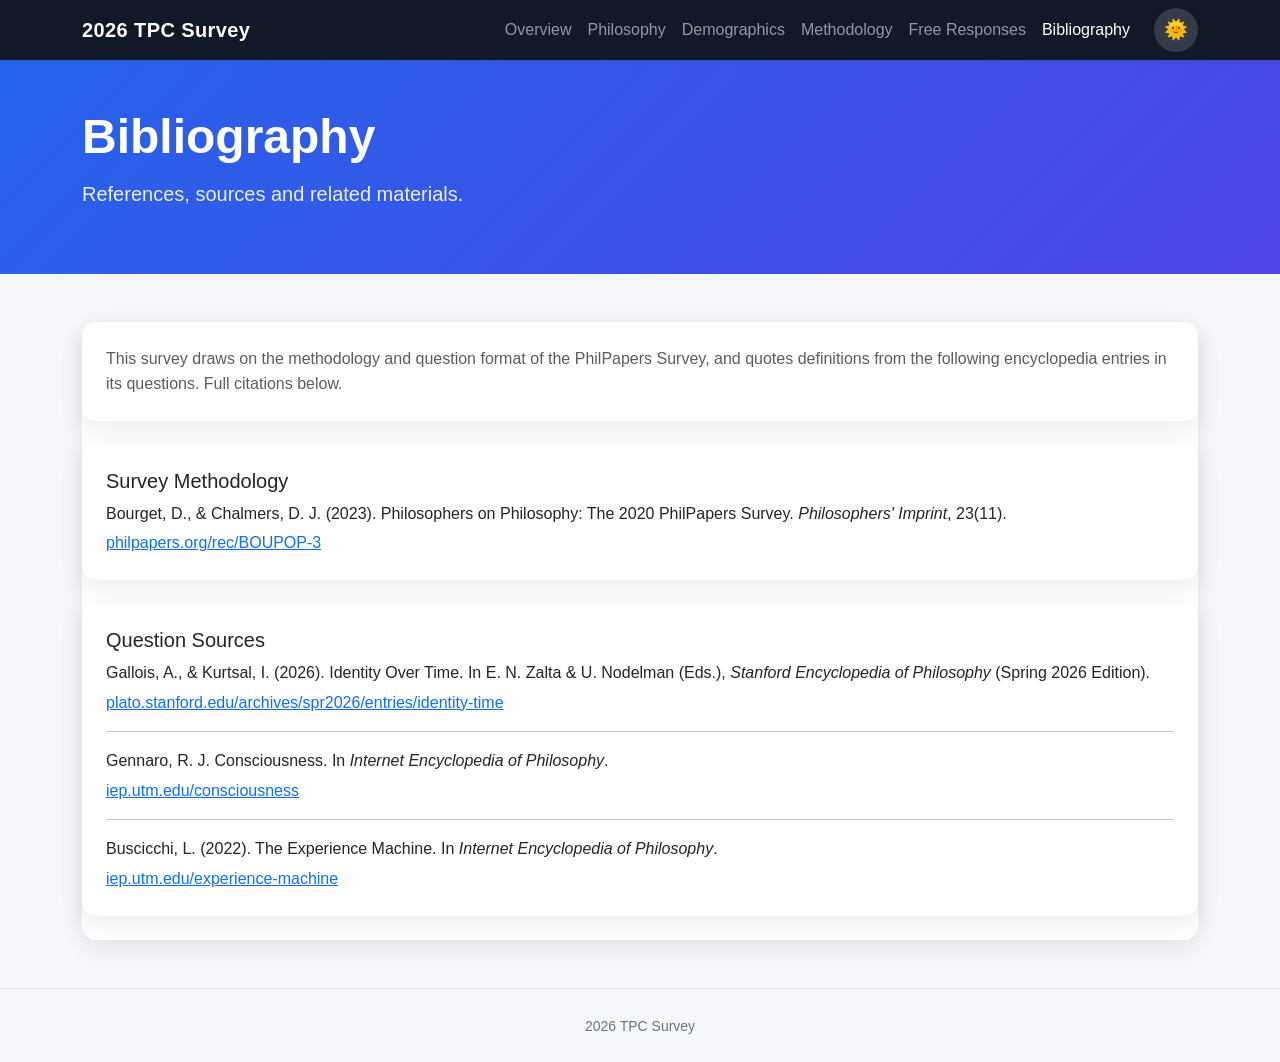
<file: bibliography.html>
<!DOCTYPE html>
<html lang="en">

<head>
    <meta charset="UTF-8">
    <meta name="viewport" content="width=device-width, initial-scale=1.0">

    <title>Bibliography | 2026 TPC Survey</title>

    <link href="https://cdn.jsdelivr.net/npm/bootstrap@5.3.8/dist/css/bootstrap.min.css" rel="stylesheet">
    <link href="https://cdnjs.cloudflare.com/ajax/libs/font-awesome/6.7.2/css/all.min.css" rel="stylesheet">

    <link rel="stylesheet" href="css/style.css">
    <link rel="stylesheet" href="css/components.css">
</head>

<body>


<nav class="navbar navbar-expand-lg navbar-dark shadow-sm">

    <div class="container">

        <a class="navbar-brand fw-bold" href="index.html">
            2026 TPC Survey
        </a>


        <button class="navbar-toggler"
            type="button"
            data-bs-toggle="collapse"
            data-bs-target="#navbar">

            <span class="navbar-toggler-icon"></span>

        </button>



        <div class="collapse navbar-collapse" id="navbar">

            <div class="ms-auto d-lg-flex align-items-center">


                <ul class="navbar-nav">


                    <li class="nav-item">
                        <a class="nav-link" href="index.html">
                            Overview
                        </a>
                    </li>


                    <li class="nav-item">
                        <a class="nav-link" href="philosophy.html">
                            Philosophy
                        </a>
                    </li>


                    <li class="nav-item">
                        <a class="nav-link" href="demographics.html">
                            Demographics
                        </a>
                    </li>


                    <li class="nav-item">
                        <a class="nav-link" href="methodology.html">
                            Methodology
                        </a>
                    </li>


                    <li class="nav-item">
                        <a class="nav-link" href="free-responses.html">
                            Free Responses
                        </a>
                    </li>


                    <li class="nav-item">
                        <a class="nav-link active" href="bibliography.html">
                            Bibliography
                        </a>
                    </li>


                </ul>



                <button
                    id="themeToggle"
                    class="theme-toggle ms-lg-3 mt-3 mt-lg-0"
                    type="button">
                    🌞
                </button>



            </div>

        </div>

    </div>

</nav>






<header class="py-5 text-white">

    <div class="container">


        <h1 class="display-5 fw-bold">
            Bibliography
        </h1>


        <p class="lead">
            References, sources and related materials.
        </p>


    </div>

</header>







<main class="container py-5">


    <div class="card">

        <div class="card mb-4">

        <div class="card-body">

            <p class="text-muted mb-0">
                This survey draws on the methodology and question format of the PhilPapers Survey, and quotes definitions from the following encyclopedia entries in its questions. Full citations below.
            </p>

        </div>

    </div>


    <div class="card mb-4">

        <div class="card-body">

            <h5 class="card-title">Survey Methodology</h5>

            <p class="mb-1">
                Bourget, D., & Chalmers, D. J. (2023). Philosophers on Philosophy: The 2020 PhilPapers Survey.
                <em>Philosophers' Imprint</em>, 23(11).
            </p>

            <a href="https://philpapers.org/rec/BOUPOP-3" target="_blank" rel="noopener">
                philpapers.org/rec/BOUPOP-3
            </a>

        </div>

    </div>

<div class="card mb-4">

        <div class="card-body">

            <h5 class="card-title">Question Sources</h5>

            <p class="mb-1">
                Gallois, A., & Kurtsal, I. (2026). Identity Over Time. In E. N. Zalta & U. Nodelman (Eds.),
                <em>Stanford Encyclopedia of Philosophy</em> (Spring 2026 Edition).
            </p>
            <a href="https://plato.stanford.edu/archives/spr2026/entries/identity-time/" target="_blank" rel="noopener">
                plato.stanford.edu/archives/spr2026/entries/identity-time
            </a>

            <hr>

            <p class="mb-1">
                Gennaro, R. J. Consciousness. In
                <em>Internet Encyclopedia of Philosophy</em>.
            </p>
            <a href="https://iep.utm.edu/consciousness/" target="_blank" rel="noopener">
                iep.utm.edu/consciousness
            </a>

            <hr>

            <p class="mb-1">
                Buscicchi, L. (2022). The Experience Machine. In
                <em>Internet Encyclopedia of Philosophy</em>.
            </p>
            <a href="https://iep.utm.edu/experience-machine/" target="_blank" rel="noopener">
                iep.utm.edu/experience-machine
            </a>

        </div>

    </div>

    </div>


</main>







<footer class="text-center py-4 border-top">

    <small>
        2026 TPC Survey
    </small>

</footer>







<script>
const pageGroup = "bibliography";
</script>





<script src="https://cdn.jsdelivr.net/npm/bootstrap@5.3.8/dist/js/bootstrap.bundle.min.js"></script>

<script src="js/theme.js"></script>
<script src="js/app.js"></script>


</body>

</html>
</file>
<file: css/style.css>
:root{
    --primary:#2563eb;
    --primary-dark:#1d4ed8;

    --background:#f5f7fb;
    --surface:#ffffff;
    --border:#e5e7eb;

    --text:#1f2937;
    --text-light:#6b7280;

    --navbar:#111827;

    --header1:#2563eb;
    --header2:#4f46e5;

    --shadow:0 8px 24px rgba(0,0,0,.08);

    --radius:14px;
}


body.theme-dark{

    --primary:#60a5fa;
    --primary-dark:#3b82f6;

    --background:#111827;
    --surface:#1f2937;
    --border:#374151;

    --text:#f3f4f6;
    --text-light:#cbd5e1;

    --navbar:#030712;

    --header1:#111827;
    --header2:#1e3a8a;

    --shadow:0 8px 24px rgba(0,0,0,.45);

}


body.theme-pink{

    --primary:#ec4899;
    --primary-dark:#db2777;

    --background:#fff8fc;
    --surface:rgba(255,255,255,.92);
    --border:#f7c8db;

    --text:#59364d;
    --text-light:#8d6680;

    --navbar:#cf4f92;

    --header1:#ff9fcf;
    --header2:#e8b8ff;

    --shadow:0 10px 30px rgba(236,72,153,.15);

}


*{
    margin:0;
    padding:0;
    box-sizing:border-box;
}


body{
    background:var(--background);
    color:var(--text);
    font-family:"Inter","Segoe UI",sans-serif;
    line-height:1.6;
    transition:background .35s,color .35s;

    background-repeat:repeat;
    background-size:140px 140px;
    background-attachment:fixed;
}


/* Cute pink background */
body.theme-pink{

    background:
        radial-gradient(circle at 15% 20%, rgba(255,192,220,.45) 0 18px, transparent 20px),
        radial-gradient(circle at 85% 30%, rgba(255,220,235,.7) 0 25px, transparent 27px),
        radial-gradient(circle at 70% 80%, rgba(247,168,200,.35) 0 15px, transparent 17px),
        radial-gradient(circle at 25% 75%, rgba(255,214,231,.6) 0 22px, transparent 24px),
        #fff8fc;

    background-size:240px 240px;
}


.navbar{
    background:var(--navbar)!important;
    transition:.35s;
}


.navbar-brand{
    font-weight:700;
    letter-spacing:.4px;
}


.nav-link{
    transition:.25s;
}


.nav-link:hover{
    color:#fff!important;
}


header{
    background:linear-gradient(135deg,var(--header1),var(--header2));
    color:white;
    padding:70px 0;
    transition:.35s;
}


header h1{
    font-weight:700;
}


header p{
    opacity:.9;
    margin-top:12px;
    max-width:700px;
}


.card{
    background:var(--surface);
    border:none;
    border-radius:var(--radius);
    box-shadow:var(--shadow);
    transition:all .3s;
}


body.theme-pink .card,
body.theme-pink .stat-card{

    backdrop-filter:blur(12px);
    border:1px solid rgba(255,182,193,.45);

}


.card-body{
    padding:1.5rem;
}


#dashboard{
    margin-top:40px;
}


.dashboard-section{
    margin-bottom:50px;
}


.dashboard-section h2{
    font-size:1.6rem;
    margin-bottom:20px;
    font-weight:700;
}


footer{
    color:var(--text-light);
}


::-webkit-scrollbar{
    width:10px;
}


::-webkit-scrollbar-thumb{
    background:#cbd5e1;
    border-radius:10px;
}


::-webkit-scrollbar-thumb:hover{
    background:#94a3b8;
}


body.theme-pink ::-webkit-scrollbar-thumb{
    background:#f48fb1;
}


body.theme-pink ::-webkit-scrollbar-thumb:hover{
    background:#ec4899;
}


@media(max-width:768px){

header{
    text-align:center;
    padding:50px 0;
}

header h1{
    font-size:2rem;
}

}


body.theme-dark,
body.theme-dark h1,
body.theme-dark h2,
body.theme-dark h3,
body.theme-dark h4,
body.theme-dark h5,
body.theme-dark h6,
body.theme-dark p,
body.theme-dark small,
body.theme-dark label,
body.theme-dark li{
    color:var(--text);
}


body.theme-dark .card,
body.theme-dark .card *,
body.theme-dark .stat-card,
body.theme-dark .stat-card *{
    color:#f3f4f6!important;
}


body.theme-dark .card p,
body.theme-dark .card small,
body.theme-dark .stat-card p{
    color:#cbd5e1!important;
}


body.theme-dark .border-top{
    border-color:var(--border)!important;
}


body.theme-pink .btn-primary{

    background:#ec4899;
    border-color:#ec4899;

}


body.theme-pink .btn-primary:hover{

    background:#db2777;
    border-color:#db2777;

}


body.theme-pink .stat-card i{

    color:#ec4899;

}


.theme-toggle{

    width:44px;
    height:44px;
    border:none;
    border-radius:50%;
    background:rgba(255,255,255,.15);
    color:#fff;
    font-size:1.2rem;
    cursor:pointer;
    transition:.25s;

}


.theme-toggle:hover{

    background:rgba(255,255,255,.3);
    transform:rotate(15deg);

}
</file>
<file: css/components.css>
#searchBox,
.form-select{
    border-radius:10px;
    padding:.75rem;
    border:1px solid var(--border);
    background:var(--surface);
    color:var(--text);
}

#searchBox:focus,
.form-select:focus{
    border-color:var(--primary);
    box-shadow:0 0 0 .2rem rgba(37,99,235,.2);
}

.btn{
    border-radius:10px;
    font-weight:600;
}

.btn-primary{
    background:var(--primary);
    border-color:var(--primary);
}

.btn-primary:hover{
    background:var(--primary-dark);
    border-color:var(--primary-dark);
}

.chart-card{
    background:var(--surface);
    border-radius:14px;
    box-shadow:var(--shadow);
    margin-bottom:30px;
    overflow:hidden;
}

.chart-header{
    padding:18px 24px;
    border-bottom:1px solid var(--border);
}

.chart-header h3{
    font-size:1.1rem;
    margin:0;
    font-weight:700;
}

.chart-body{
    padding:24px;
}

.chart-footer{
    border-top:1px solid var(--border);
    padding:15px 24px;
    color:var(--text-light);
    font-size:.9rem;
}

.stat-card{
    background:var(--surface);
    border-radius:14px;
    padding:25px;
    text-align:center;
    box-shadow:var(--shadow);
}

.stat-card i{
    font-size:2rem;
    color:var(--primary);
    margin-bottom:15px;
}

.stat-card h2{
    font-size:2rem;
    margin:0;
}

.stat-card p{
    color:var(--text-light);
    margin-top:8px;
}


.card,
.chart-card,
.stat-card{
    transition:.25s;
}

.card:hover,
.chart-card:hover,
.stat-card:hover{
    transform:translateY(-4px);
    box-shadow:0 12px 28px rgba(0,0,0,.12);
}

.response-item{
    background:var(--surface);
    color:var(--text);
    border:1px solid var(--border);
    border-radius:var(--radius);
    padding:1rem 1.25rem;
    opacity:.92;
}
</file>
